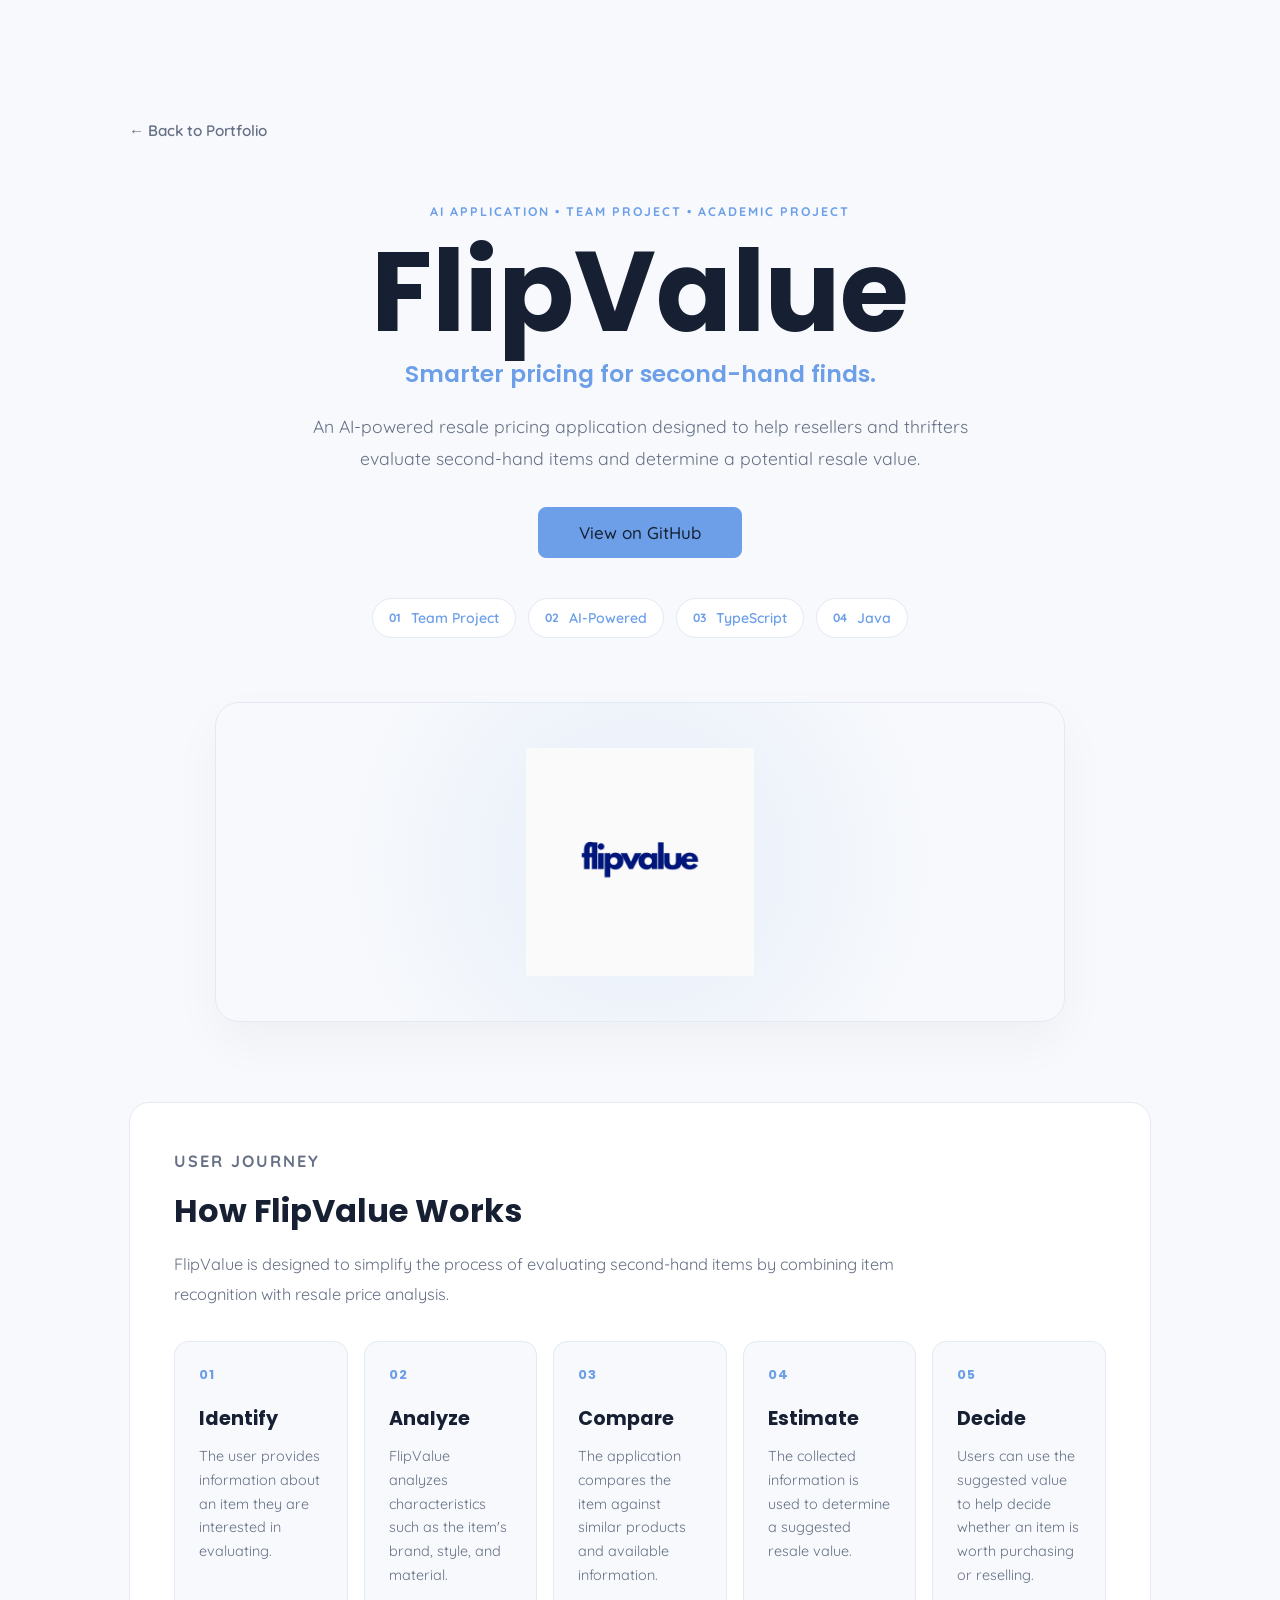
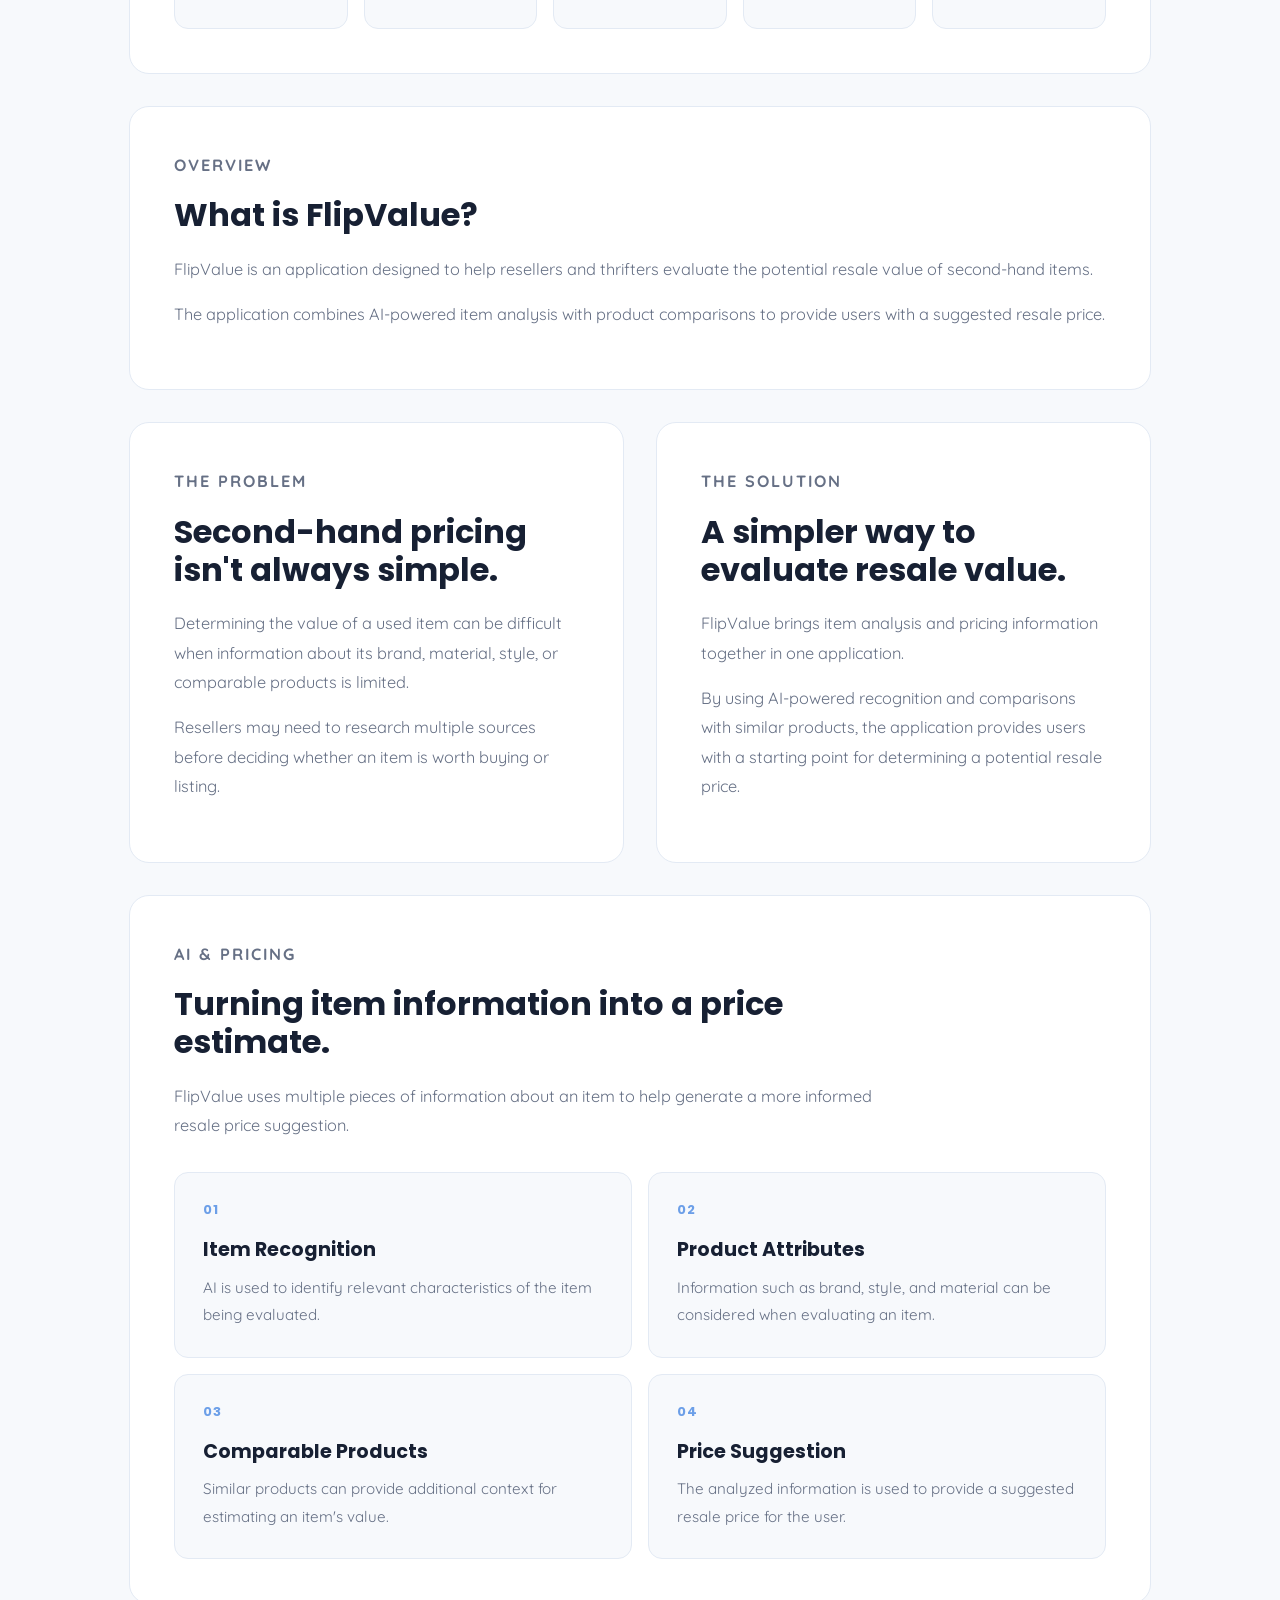
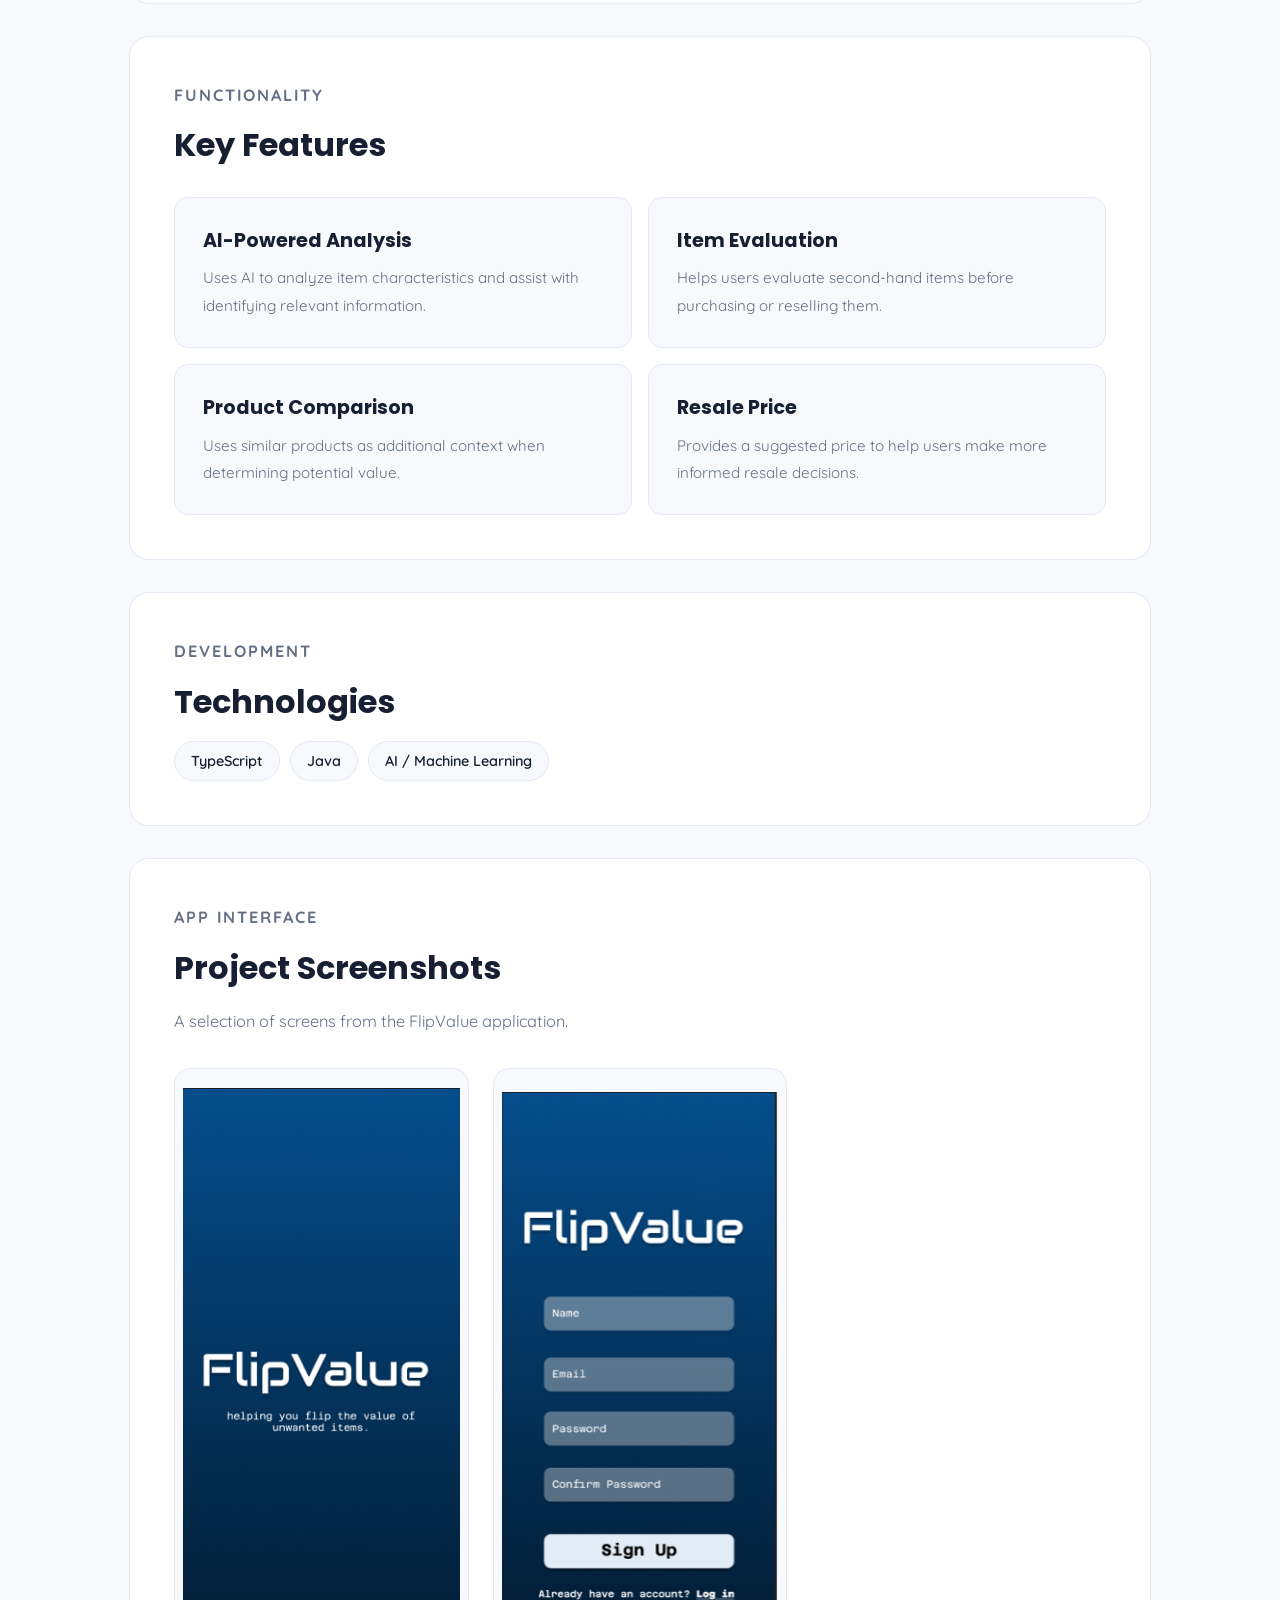
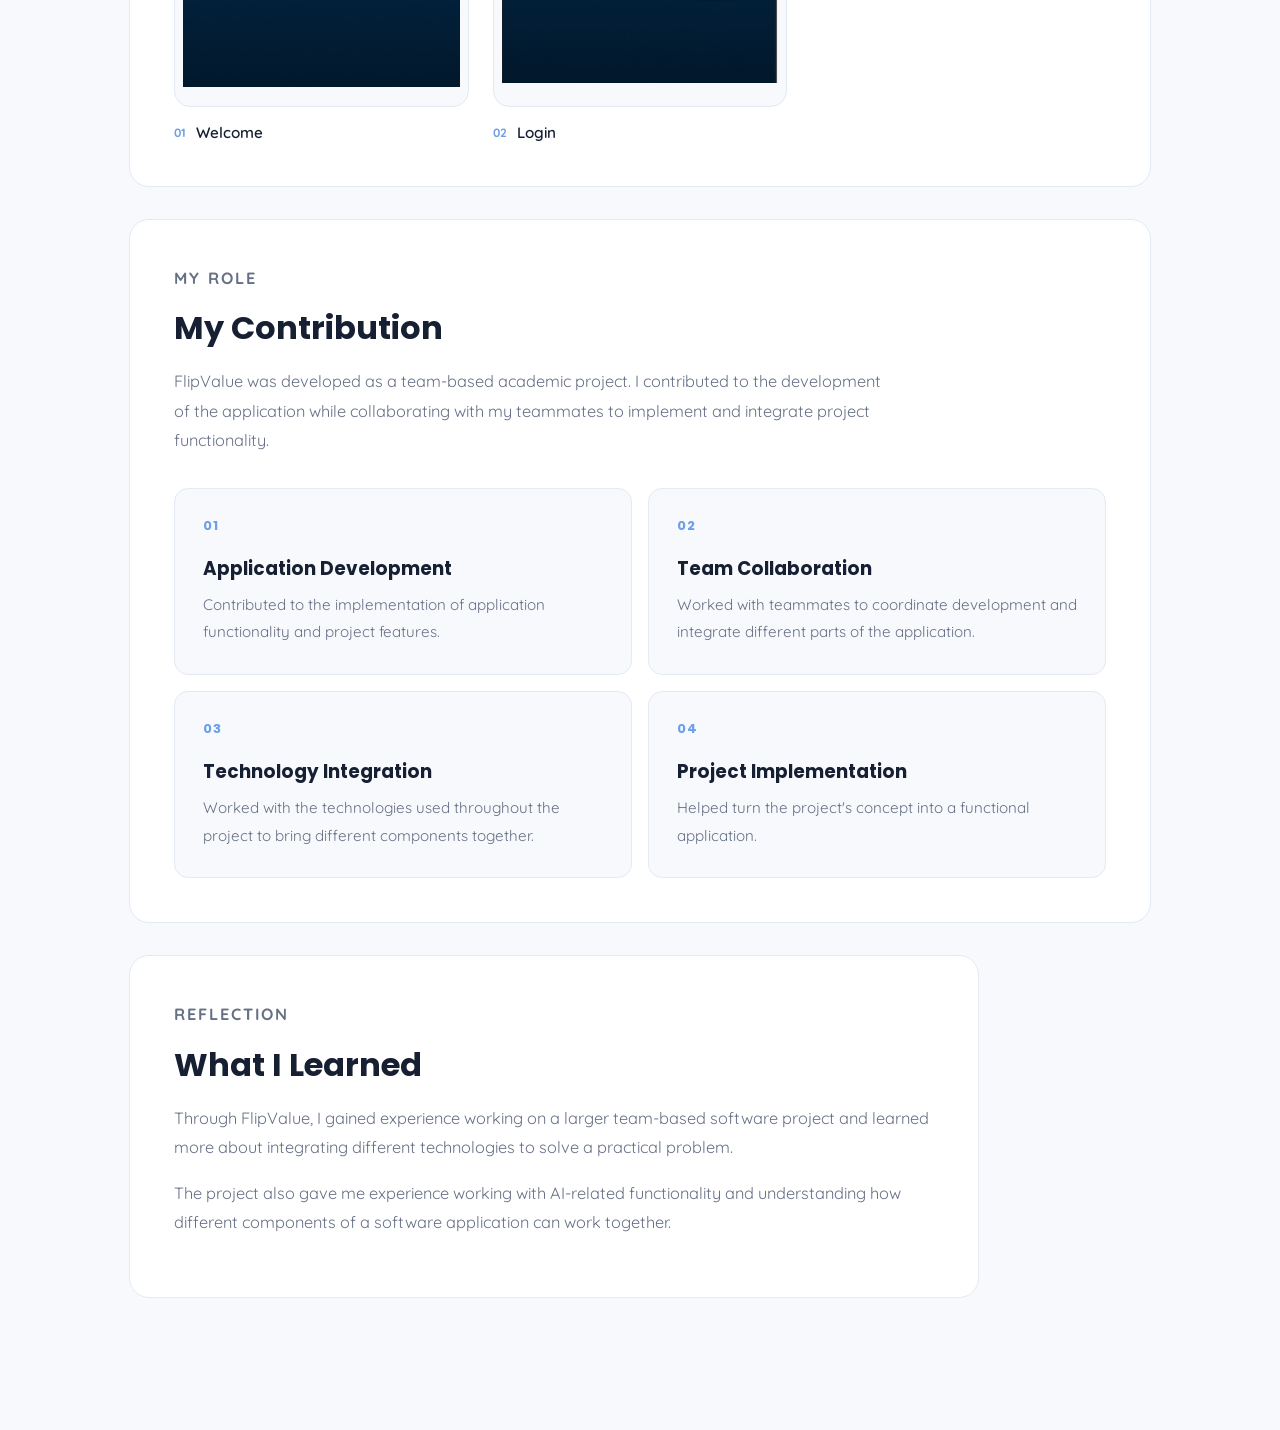
<file: projects/flipvalue.html>
<!DOCTYPE html>
<html lang="en">

<head>
    <meta charset="utf-8">
    <meta name="viewport" content="width=device-width, initial-scale=1">

    <title>FlipValue | Lyndsey's Portfolio</title>

    <link rel="stylesheet" href="../css/style.css">

    <link rel="preconnect" href="https://fonts.googleapis.com">
    <link rel="preconnect" href="https://fonts.gstatic.com" crossorigin>

    <link
        href="https://fonts.googleapis.com/css2?family=Poppins:wght@400;500;600;700&family=Quicksand:wght@400;500;600;700&display=swap"
        rel="stylesheet">
</head>

<body>

    <main class="project-detail">

        <a href="../index.html" class="back-button">
            ← Back to Portfolio
        </a>

        <header class="project-header">

            <p class="project-category">
                AI APPLICATION • TEAM PROJECT • ACADEMIC PROJECT
            </p>

            <h1>FlipValue</h1>

            <p class="project-tagline">
                Smarter pricing for second-hand finds.
            </p>

            <p class="project-subtitle">
                An AI-powered resale pricing application designed to
                help resellers and thrifters evaluate second-hand
                items and determine a potential resale value.
            </p>

            <a href="https://github.com/lynrasco/PRJ566NBB_2261_Group05"
       class="btn"
       target="_blank"
       rel="noopener noreferrer">
        View on GitHub
    </a>

        </header>

        <div class="project-meta">

            <div>
                <strong>01</strong>
                <span>Team Project</span>
            </div>

            <div>
                <strong>02</strong>
                <span>AI-Powered</span>
            </div>

            <div>
                <strong>03</strong>
                <span>TypeScript</span>
            </div>

            <div>
                <strong>04</strong>
                <span>Java</span>
            </div>

        </div>

        <div class="project-visual">

            <img
                src="../img/flipvalue-logo.png"
                alt="FlipValue application logo"
                class="project-image"
            >

        </div>

        <section class="project-section workflow-section">

            <div class="section-intro">

                <p class="section-label">
                    USER JOURNEY
                </p>

                <h2>How FlipValue Works</h2>

                <p>
                    FlipValue is designed to simplify the process of
                    evaluating second-hand items by combining item
                    recognition with resale price analysis.
                </p>

            </div>


            <div class="workflow">

                <div class="workflow-step">

                    <span class="workflow-number">01</span>

                    <h3>Identify</h3>

                    <p>
                        The user provides information about an item
                        they are interested in evaluating.
                    </p>

                </div>


                <div class="workflow-step">

                    <span class="workflow-number">02</span>

                    <h3>Analyze</h3>

                    <p>
                        FlipValue analyzes characteristics such as
                        the item's brand, style, and material.
                    </p>

                </div>


                <div class="workflow-step">

                    <span class="workflow-number">03</span>

                    <h3>Compare</h3>

                    <p>
                        The application compares the item against
                        similar products and available information.
                    </p>

                </div>


                <div class="workflow-step">

                    <span class="workflow-number">04</span>

                    <h3>Estimate</h3>

                    <p>
                        The collected information is used to
                        determine a suggested resale value.
                    </p>

                </div>


                <div class="workflow-step">

                    <span class="workflow-number">05</span>

                    <h3>Decide</h3>

                    <p>
                        Users can use the suggested value to help
                        decide whether an item is worth purchasing
                        or reselling.
                    </p>

                </div>

            </div>

        </section>

        <div class="project-info">

            <section class="project-section">

                <p class="section-label">
                    OVERVIEW
                </p>

                <h2>What is FlipValue?</h2>

                <p>
                    FlipValue is an application designed to help
                    resellers and thrifters evaluate the potential
                    resale value of second-hand items.
                </p>

                <p>
                    The application combines AI-powered item analysis
                    with product comparisons to provide users with
                    a suggested resale price.
                </p>

            </section>


            <section class="project-section">

                <p class="section-label">
                    THE PROBLEM
                </p>

                <h2>Second-hand pricing isn't always simple.</h2>

                <p>
                    Determining the value of a used item can be
                    difficult when information about its brand,
                    material, style, or comparable products is
                    limited.
                </p>

                <p>
                    Resellers may need to research multiple sources
                    before deciding whether an item is worth buying
                    or listing.
                </p>

            </section>


            <section class="project-section">

                <p class="section-label">
                    THE SOLUTION
                </p>

                <h2>A simpler way to evaluate resale value.</h2>

                <p>
                    FlipValue brings item analysis and pricing
                    information together in one application.
                </p>

                <p>
                    By using AI-powered recognition and comparisons
                    with similar products, the application provides
                    users with a starting point for determining a
                    potential resale price.
                </p>

            </section>

        </div>

        <section class="project-section">

            <div class="section-intro">

                <p class="section-label">
                    AI & PRICING
                </p>

                <h2>Turning item information into a price estimate.</h2>

                <p>
                    FlipValue uses multiple pieces of information
                    about an item to help generate a more informed
                    resale price suggestion.
                </p>

            </div>


            <div class="feature-grid">

                <article class="feature-card">

                    <span class="feature-number">
                        01
                    </span>

                    <h3>Item Recognition</h3>

                    <p>
                        AI is used to identify relevant characteristics
                        of the item being evaluated.
                    </p>

                </article>


                <article class="feature-card">

                    <span class="feature-number">
                        02
                    </span>

                    <h3>Product Attributes</h3>

                    <p>
                        Information such as brand, style, and material
                        can be considered when evaluating an item.
                    </p>

                </article>


                <article class="feature-card">

                    <span class="feature-number">
                        03
                    </span>

                    <h3>Comparable Products</h3>

                    <p>
                        Similar products can provide additional
                        context for estimating an item's value.
                    </p>

                </article>


                <article class="feature-card">

                    <span class="feature-number">
                        04
                    </span>

                    <h3>Price Suggestion</h3>

                    <p>
                        The analyzed information is used to provide
                        a suggested resale price for the user.
                    </p>

                </article>

            </div>

        </section>

        <section class="project-section">

            <div class="section-intro">

                <p class="section-label">
                    FUNCTIONALITY
                </p>

                <h2>Key Features</h2>

            </div>


            <div class="feature-grid">

                <article class="feature-card">

                    <h3>AI-Powered Analysis</h3>

                    <p>
                        Uses AI to analyze item characteristics and
                        assist with identifying relevant information.
                    </p>

                </article>


                <article class="feature-card">

                    <h3>Item Evaluation</h3>

                    <p>
                        Helps users evaluate second-hand items before
                        purchasing or reselling them.
                    </p>

                </article>


                <article class="feature-card">

                    <h3>Product Comparison</h3>

                    <p>
                        Uses similar products as additional context
                        when determining potential value.
                    </p>

                </article>


                <article class="feature-card">

                    <h3>Resale Price</h3>

                    <p>
                        Provides a suggested price to help users make
                        more informed resale decisions.
                    </p>

                </article>

            </div>

        </section>


        <section class="project-section technologies-section">

            <p class="section-label">
                DEVELOPMENT
            </p>

            <h2>Technologies</h2>

            <div class="technology-list">

                <span>TypeScript</span>
                <span>Java</span>
                <span>AI / Machine Learning</span>

            </div>

        </section>

        <section class="project-section screenshots-section">

            <div class="section-intro">

                <p class="section-label">
                    APP INTERFACE
                </p>

                <h2>Project Screenshots</h2>

                <p>
                    A selection of screens from the FlipValue
                    application.
                </p>

            </div>


            <div class="screenshots">

                <figure:>
                    <img
                        src="../img/flipvalue-welcome.png"
                        alt="FlipValue welcome screen"
                    >
                    <figcaption>
                        <strong>01</strong>
                        Welcome
                    </figcaption>
                </figure:>

                <figure:>
                    <img
                       src="../img/flipvalue-login.png"
                       alt="FlipValue login screen"
                    >
                    <figcaption>
                        <strong>02</strong>
                        Login
                    </figcaption>
                </figure:>

            </div>

        </section>

        <section class="project-section contribution-section">

            <div class="section-intro">

                <p class="section-label">
                    MY ROLE
                </p>

                <h2>My Contribution</h2>

                <p>
                    FlipValue was developed as a team-based academic
                    project. I contributed to the development of the
                    application while collaborating with my teammates
                    to implement and integrate project functionality.
                </p>

            </div>


            <div class="contribution-grid">

                <article class="contribution-item">

                    <span>01</span>

                    <h3>Application Development</h3>

                    <p>
                        Contributed to the implementation of application
                        functionality and project features.
                    </p>

                </article>


                <article class="contribution-item">

                    <span>02</span>

                    <h3>Team Collaboration</h3>

                    <p>
                        Worked with teammates to coordinate development
                        and integrate different parts of the application.
                    </p>

                </article>


                <article class="contribution-item">

                    <span>03</span>

                    <h3>Technology Integration</h3>

                    <p>
                        Worked with the technologies used throughout
                        the project to bring different components together.
                    </p>

                </article>


                <article class="contribution-item">

                    <span>04</span>

                    <h3>Project Implementation</h3>

                    <p>
                        Helped turn the project's concept into a
                        functional application.
                    </p>

                </article>

            </div>

        </section>


        <section class="project-section learning-section">

            <p class="section-label">
                REFLECTION
            </p>

            <h2>What I Learned</h2>

            <p>
                Through FlipValue, I gained experience working on
                a larger team-based software project and learned
                more about integrating different technologies to
                solve a practical problem.
            </p>

            <p>
                The project also gave me experience working with
                AI-related functionality and understanding how
                different components of a software application
                can work together.
            </p>

        </section>


    </main>

</body>

</html>
</file>
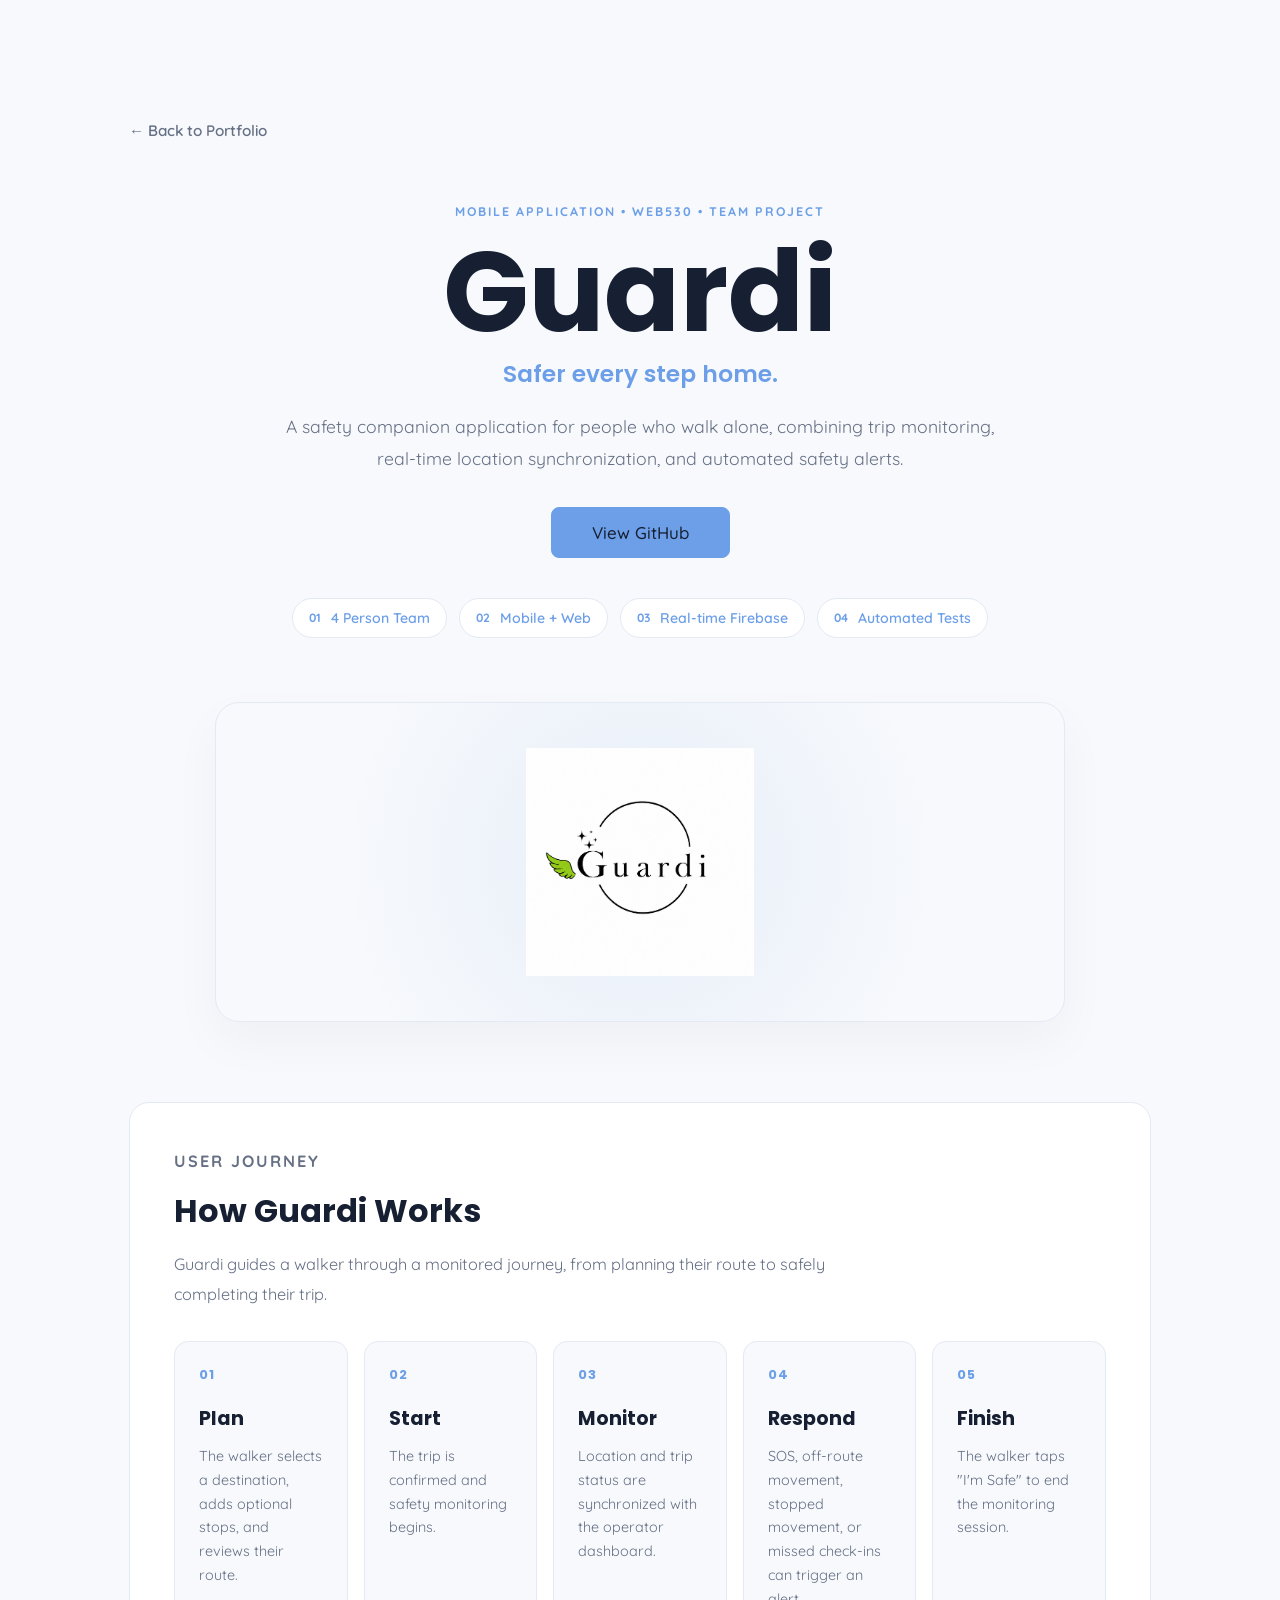
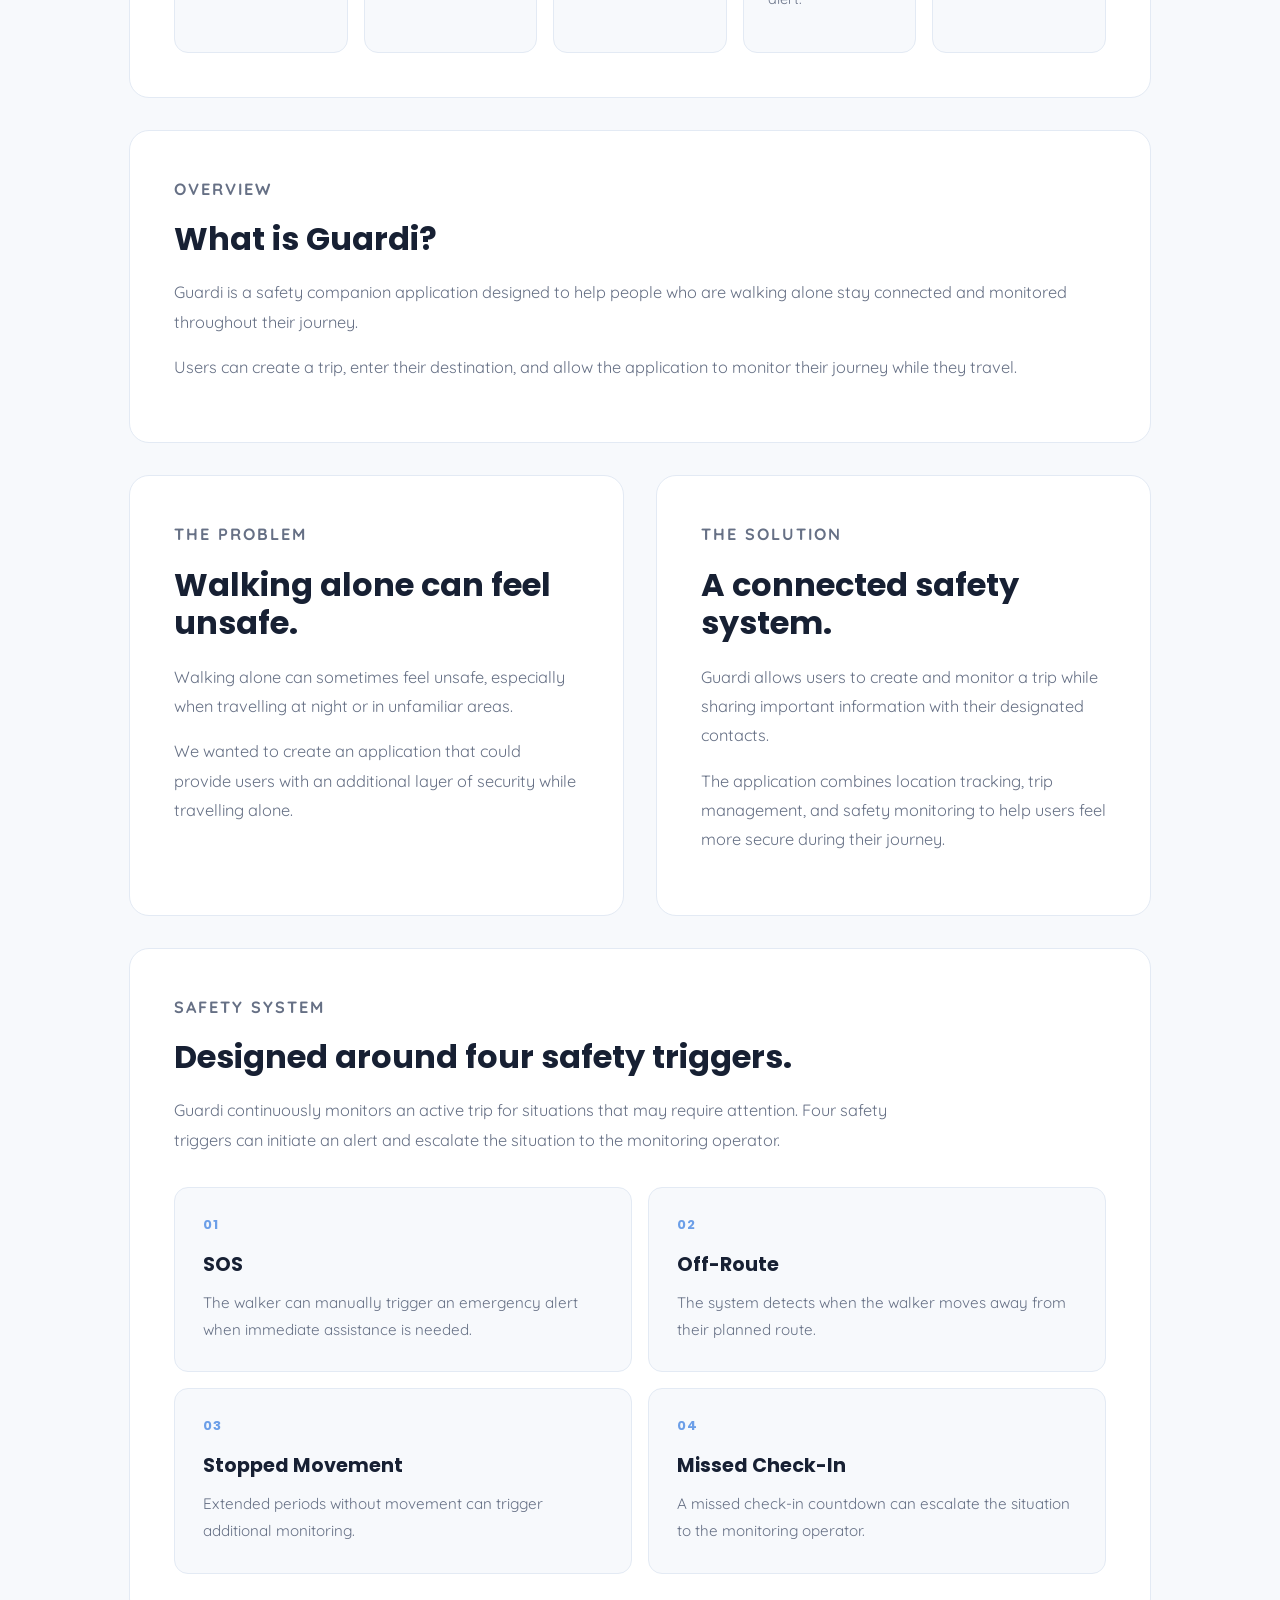
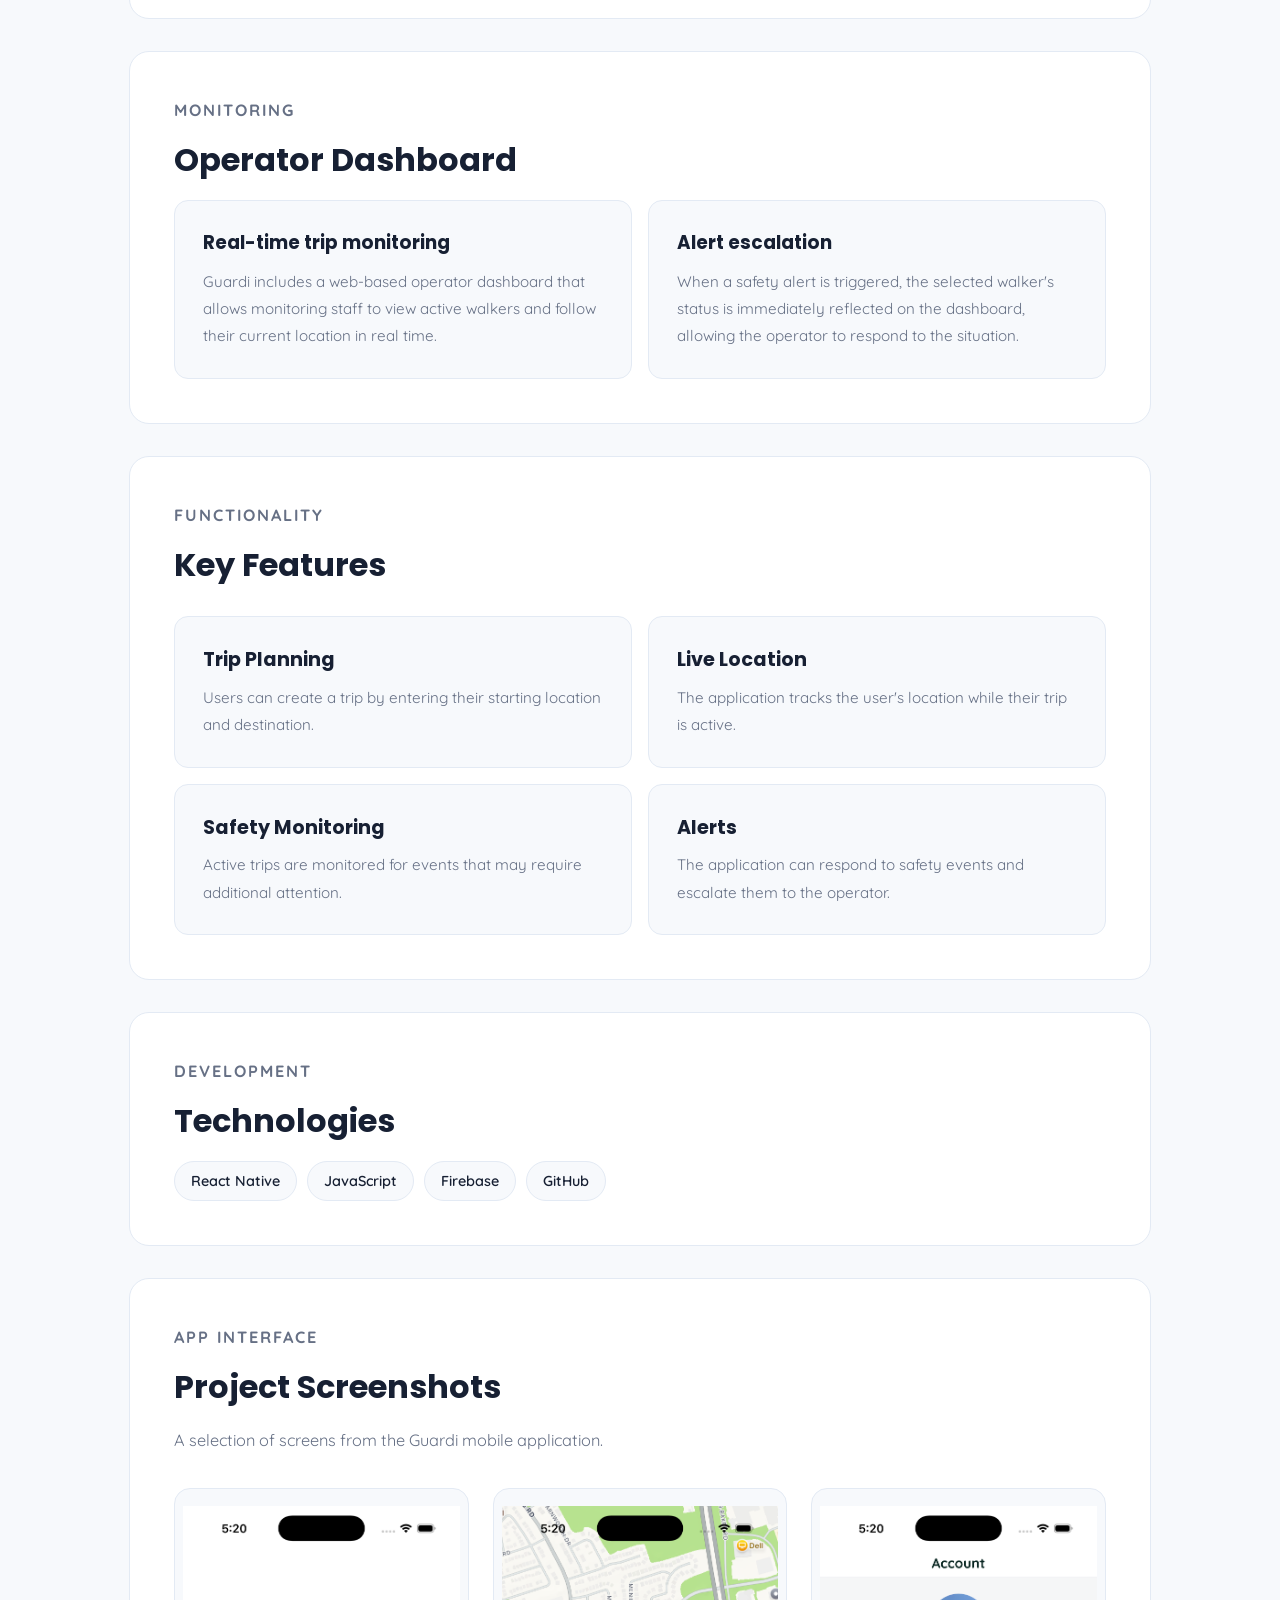
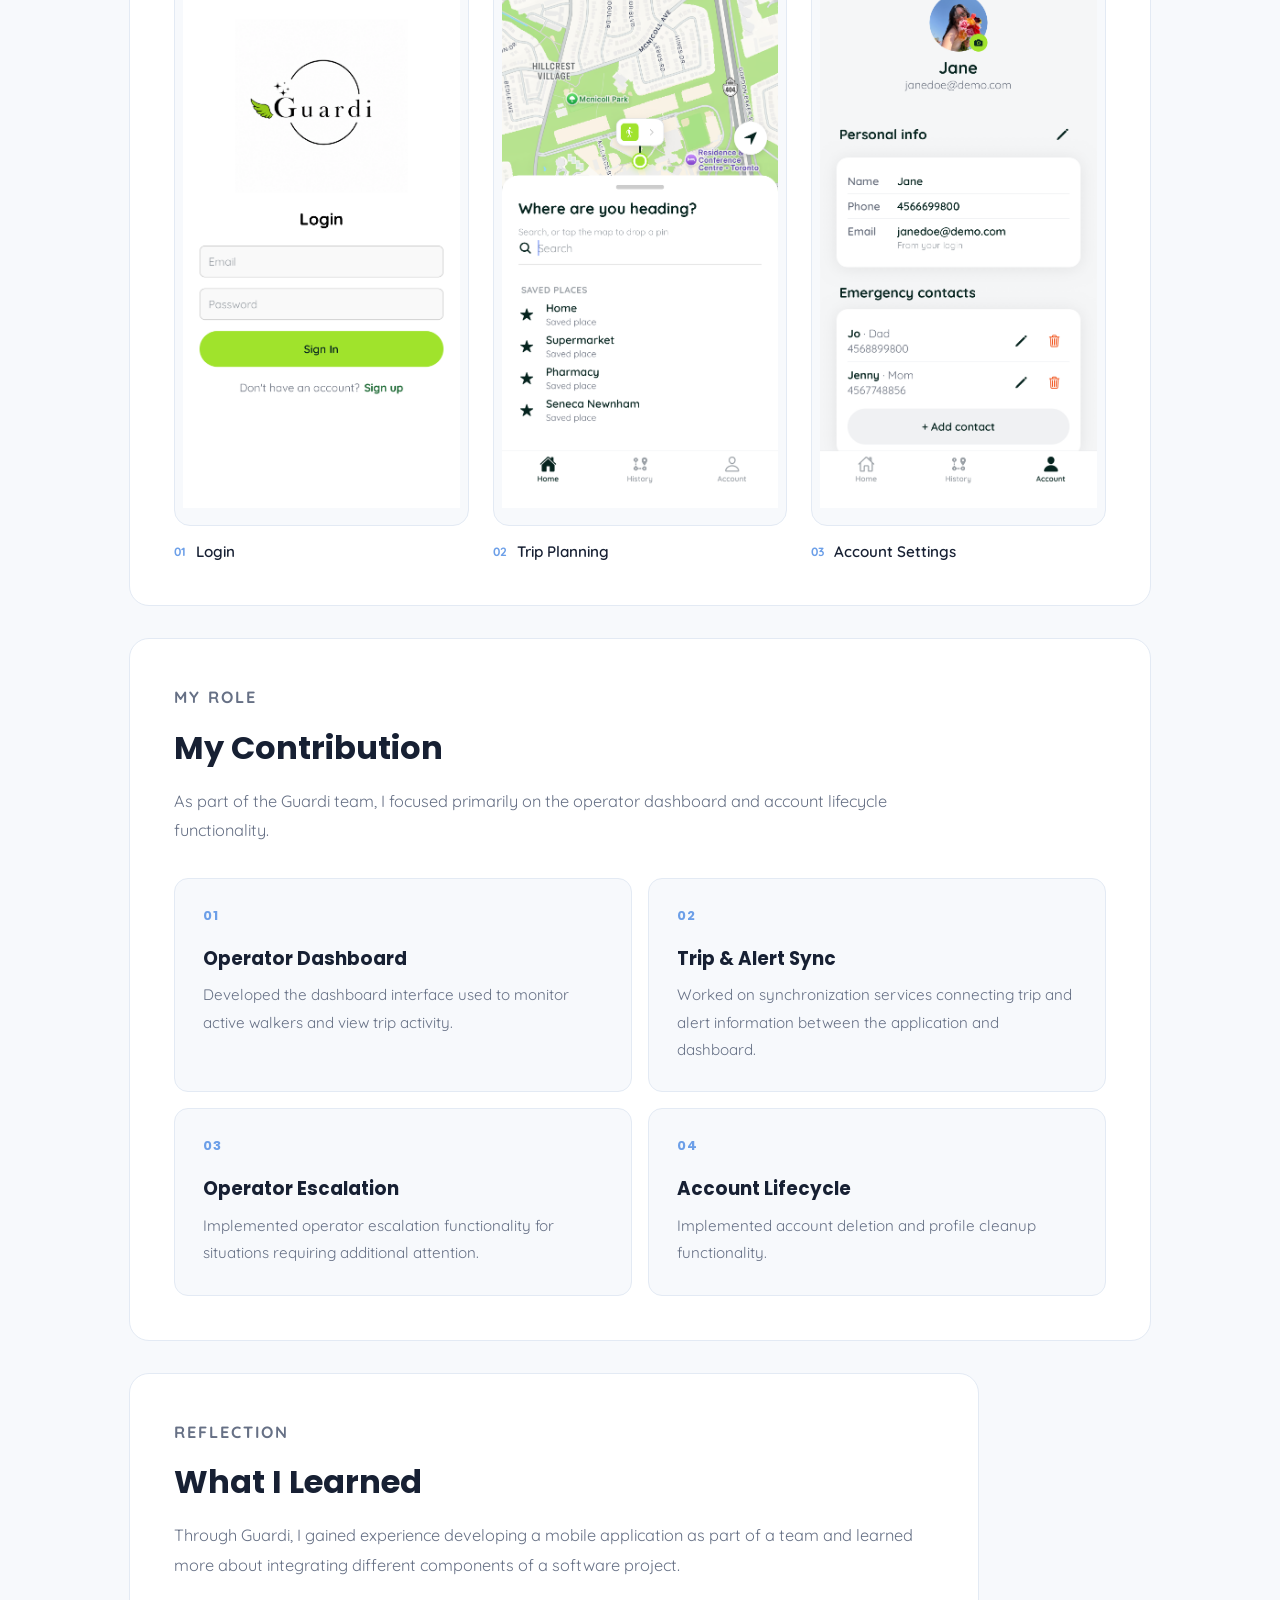
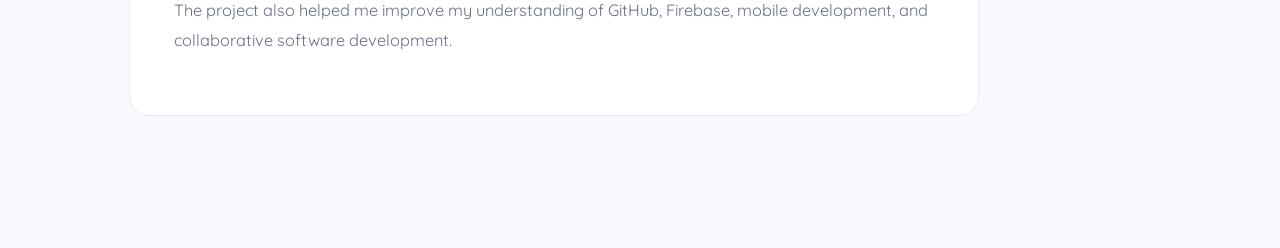
<file: projects/guardi-app.html>
<!DOCTYPE html>
<html lang="en">

<head>
    <meta charset="utf-8">
    <meta name="viewport" content="width=device-width, initial-scale=1">

    <title>Guardi App | Lyndsey's Portfolio</title>

    <link rel="stylesheet" href="../css/style.css">

    <link rel="preconnect" href="https://fonts.googleapis.com">
    <link rel="preconnect" href="https://fonts.gstatic.com" crossorigin>

    <link
        href="https://fonts.googleapis.com/css2?family=Poppins:wght@400;500;600;700&family=Quicksand:wght@400;500;600;700&display=swap"
        rel="stylesheet">
</head>

<body>

    <main class="project-detail">


        <a href="../index.html" class="back-button">
            ← Back to Portfolio
        </a>



        <header class="project-header">

            <p class="project-category">
                MOBILE APPLICATION • WEB530 • TEAM PROJECT
            </p>

            <h1>Guardi</h1>

            <p class="project-tagline">
                Safer every step home.
            </p>

            <p class="project-subtitle">
                A safety companion application for people who walk alone,
                combining trip monitoring, real-time location synchronization,
                and automated safety alerts.
            </p>

            <div class="project-buttons">

                <a
                    href="https://github.com/lynrasco/guardi-seneca"
                    class="btn"
                    target="_blank"
                    rel="noopener noreferrer"
                >
                    View GitHub
                </a>

            </div>

        </header>



        <div class="project-meta">
            <div>
                <strong>01</strong>
                <span>4 Person Team</span>
            </div>

            <div>
                <strong>02</strong>
                <span>Mobile + Web</span>
            </div>

            <div>
                <strong>03</strong>
                <span>Real-time Firebase</span>
            </div>

            <div>
                <strong>04</strong>
                <span>Automated Tests</span>
            </div>

        </div>


        <div class="project-visual">

            <img
                src="../img/guardi_logo.png"
                alt="Guardi application logo"
                class="project-image"
            >

        </div>

        <section class="project-section workflow-section">

            <div class="section-intro">

                <p class="section-label">
                    USER JOURNEY
                </p>

                <h2>How Guardi Works</h2>

                <p>
                    Guardi guides a walker through a monitored journey,
                    from planning their route to safely completing their trip.
                </p>

            </div>


            <div class="workflow">
                <div class="workflow-step">
                    <span class="workflow-number">01</span>
                    <h3>Plan</h3>
                    <p>
                        The walker selects a destination, adds optional
                        stops, and reviews their route.
                    </p>
                </div>


                <div class="workflow-step">
                    <span class="workflow-number">02</span>
                    <h3>Start</h3>
                    <p>
                        The trip is confirmed and safety monitoring begins.
                    </p>
                </div>


                <div class="workflow-step">

                    <span class="workflow-number">03</span>

                    <h3>Monitor</h3>

                    <p>
                        Location and trip status are synchronized with
                        the operator dashboard.
                    </p>

                </div>


                <div class="workflow-step">

                    <span class="workflow-number">04</span>

                    <h3>Respond</h3>

                    <p>
                        SOS, off-route movement, stopped movement, or
                        missed check-ins can trigger an alert.
                    </p>

                </div>


                <div class="workflow-step">

                    <span class="workflow-number">05</span>

                    <h3>Finish</h3>

                    <p>
                        The walker taps "I'm Safe" to end the monitoring
                        session.
                    </p>

                </div>

            </div>

        </section>



        <div class="project-info">

            <section class="project-section">

                <p class="section-label">
                    OVERVIEW
                </p>

                <h2>What is Guardi?</h2>

                <p>
                    Guardi is a safety companion application designed
                    to help people who are walking alone stay connected
                    and monitored throughout their journey.
                </p>

                <p>
                    Users can create a trip, enter their destination,
                    and allow the application to monitor their journey
                    while they travel.
                </p>

            </section>


            <section class="project-section">

                <p class="section-label">
                    THE PROBLEM
                </p>

                <h2>Walking alone can feel unsafe.</h2>

                <p>
                    Walking alone can sometimes feel unsafe, especially
                    when travelling at night or in unfamiliar areas.
                </p>

                <p>
                    We wanted to create an application that could provide
                    users with an additional layer of security while
                    travelling alone.
                </p>

            </section>


            <section class="project-section">

                <p class="section-label">
                    THE SOLUTION
                </p>

                <h2>A connected safety system.</h2>

                <p>
                    Guardi allows users to create and monitor a trip
                    while sharing important information with their
                    designated contacts.
                </p>

                <p>
                    The application combines location tracking,
                    trip management, and safety monitoring to help
                    users feel more secure during their journey.
                </p>

            </section>

        </div>

        <section class="project-section safety-section">

            <div class="section-intro">

                <p class="section-label">
                    SAFETY SYSTEM
                </p>

                <h2>Designed around four safety triggers.</h2>

                <p>
                    Guardi continuously monitors an active trip for
                    situations that may require attention. Four safety
                    triggers can initiate an alert and escalate the
                    situation to the monitoring operator.
                </p>

            </div>


            <div class="feature-grid safety-grid">

                <article class="feature-card">

                    <span class="feature-number">
                        01
                    </span>

                    <h3>SOS</h3>

                    <p>
                        The walker can manually trigger an emergency
                        alert when immediate assistance is needed.
                    </p>

                </article>


                <article class="feature-card">

                    <span class="feature-number">
                        02
                    </span>

                    <h3>Off-Route</h3>

                    <p>
                        The system detects when the walker moves away
                        from their planned route.
                    </p>

                </article>


                <article class="feature-card">

                    <span class="feature-number">
                        03
                    </span>

                    <h3>Stopped Movement</h3>

                    <p>
                        Extended periods without movement can trigger
                        additional monitoring.
                    </p>

                </article>


                <article class="feature-card">

                    <span class="feature-number">
                        04
                    </span>

                    <h3>Missed Check-In</h3>

                    <p>
                        A missed check-in countdown can escalate the
                        situation to the monitoring operator.
                    </p>

                </article>

            </div>

        </section>

        <section class="project-section dashboard-section">

            <p class="section-label">
                MONITORING
            </p>

            <h2>Operator Dashboard</h2>

            <div class="dashboard-content">

                <div>
                    <h3>Real-time trip monitoring</h3>

                    <p>
                        Guardi includes a web-based operator dashboard
                        that allows monitoring staff to view active
                        walkers and follow their current location
                        in real time.
                    </p>
                </div>


                <div>
                    <h3>Alert escalation</h3>

                    <p>
                        When a safety alert is triggered, the selected
                        walker's status is immediately reflected on
                        the dashboard, allowing the operator to
                        respond to the situation.
                    </p>
                </div>

            </div>

        </section>


        <section class="project-section">

            <div class="section-intro">

                <p class="section-label">
                    FUNCTIONALITY
                </p>

                <h2>Key Features</h2>

            </div>


            <div class="feature-grid">

                <article class="feature-card">

                    <h3>Trip Planning</h3>

                    <p>
                        Users can create a trip by entering their
                        starting location and destination.
                    </p>

                </article>


                <article class="feature-card">

                    <h3>Live Location</h3>

                    <p>
                        The application tracks the user's location
                        while their trip is active.
                    </p>

                </article>


                <article class="feature-card">

                    <h3>Safety Monitoring</h3>

                    <p>
                        Active trips are monitored for events that
                        may require additional attention.
                    </p>

                </article>


                <article class="feature-card">

                    <h3>Alerts</h3>

                    <p>
                        The application can respond to safety events
                        and escalate them to the operator.
                    </p>

                </article>

            </div>

        </section>



        <section class="project-section technologies-section">

            <p class="section-label">
                DEVELOPMENT
            </p>

            <h2>Technologies</h2>

            <div class="technology-list">

                <span>React Native</span>
                <span>JavaScript</span>
                <span>Firebase</span>
                <span>GitHub</span>

            </div>

        </section>


        <section class="project-section screenshots-section">

            <div class="section-intro">

                <p class="section-label">
                    APP INTERFACE
                </p>

                <h2>Project Screenshots</h2>

                <p>
                    A selection of screens from the Guardi mobile
                    application.
                </p>

            </div>


            <div class="screenshots">

                <figure>

                    <img
                        src="../img/guardi-login.png"
                        alt="Guardi login screen"
                    >

                    <figcaption>
                        <strong>01</strong>
                        Login
                    </figcaption>

                </figure>


                <figure>

                    <img
                        src="../img/guardi-locationsearch.png"
                        alt="Guardi location search and trip planning screen"
                    >

                    <figcaption>
                        <strong>02</strong>
                        Trip Planning
                    </figcaption>

                </figure>


                <figure>

                    <img
                        src="../img/guardi-accountsettings.png"
                        alt="Guardi account settings screen"
                    >

                    <figcaption>
                        <strong>03</strong>
                        Account Settings
                    </figcaption>

                </figure>

            </div>

        </section>

        <section class="project-section contribution-section">

            <div class="section-intro">

                <p class="section-label">
                    MY ROLE
                </p>

                <h2>My Contribution</h2>

                <p>
                    As part of the Guardi team, I focused primarily on
                    the operator dashboard and account lifecycle
                    functionality.
                </p>

            </div>


            <div class="contribution-grid">

                <article class="contribution-item">

                    <span>01</span>

                    <h3>Operator Dashboard</h3>

                    <p>
                        Developed the dashboard interface used to
                        monitor active walkers and view trip activity.
                    </p>

                </article>


                <article class="contribution-item">

                    <span>02</span>

                    <h3>Trip & Alert Sync</h3>

                    <p>
                        Worked on synchronization services connecting
                        trip and alert information between the
                        application and dashboard.
                    </p>

                </article>


                <article class="contribution-item">

                    <span>03</span>

                    <h3>Operator Escalation</h3>

                    <p>
                        Implemented operator escalation functionality
                        for situations requiring additional attention.
                    </p>

                </article>


                <article class="contribution-item">

                    <span>04</span>

                    <h3>Account Lifecycle</h3>

                    <p>
                        Implemented account deletion and profile
                        cleanup functionality.
                    </p>

                </article>

            </div>

        </section>

        <section class="project-section learning-section">

            <p class="section-label">
                REFLECTION
            </p>

            <h2>What I Learned</h2>

            <p>
                Through Guardi, I gained experience developing a
                mobile application as part of a team and learned
                more about integrating different components of a
                software project.
            </p>

            <p>
                The project also helped me improve my understanding
                of GitHub, Firebase, mobile development, and
                collaborative software development.
            </p>

        </section>


    </main>

</body>
</html>
</file>
<file: css/style.css>
*{
    padding: 0;
    margin: 0;
    box-sizing: border-box;
    list-style: none;
    text-decoration: none;
    scroll-behavior: smooth;
}
:root {
    --bg-color: #F7F9FC;
    --card-color: #FFFFFF;
    --text-color: #172033;
    --second-color: #667085;

    --main-color: #6C9FE8;
    --main-hover: #4F83D1;

    --border-color: #E3EAF4;

    --heading-font: 'Poppins', sans-serif;
    --body-font: 'Quicksand', sans-serif;

    --h1-font: 5.2rem;
    --h2-font: 3.5rem;
    --p-font: 1.1rem;
}
.darkmode {
    --bg-color: #0D1117;
    --card-color: #151C26;
    --text-color: #F2F5F9;
    --second-color: #A7B0BF;

    --main-color: #79A9E8;
    --main-hover: #9BC3F5;

    --border-color: #263244;
}
body{
    font-family: var(--body-font);
    background: var(--bg-color);
    color: var(--text-color);
}
h1, h2, h3, h4, h5, h6,
.logo {
    font-family: var(--heading-font);
}

.site-header{
    position: fixed;
    right: 0;
    top: 0;
    width: 100%;
    z-index: 1000;
    display: flex;
    align-items: center;
    justify-content: space-between;
    background: transparent;
    padding: 22px 16%;
    border-bottom: 1px solid transparent;
    transition: all .40s ease;
}

.navbar{
    display: flex;
}
.navbar a{
    color: var(--text-color);
    font-family: var(--body-font);
    font-size: 0.95rem;
    font-weight: 600;
    padding: 10px 16px;
    margin: 0 2px;
    border-radius: 0.5rem;
    transition: all .3s ease;
}
.navbar a:hover{
    background: var(--main-color);
    color: var(--text-color);
}
#menu-icon{
    font-size: 36px;
    color: var(--text-color);
    z-index: 10001;
    cursor: pointer;
    display: none;
}

section{
    padding: 160px 16% 90px;
}
.home{
    height: 100vh;
    width: 100%;
    position: relative;
    /* background: url(../img/bg1.jpg); */
    background-size: cover;
    background-position: center;
    display: flex;
    align-items: center;
    justify-content: flex-start;
}
/* .home-text{
    margin-left: 60%;
} */
.home-text h1{
    margin: 15px 0;
    font-size: var(--h1-font);
    font-weight: bold;
    line-height: 1.1;
    letter-spacing: 2px;
}
span{
    color: var(--main-color);
}
.home-text h4{
    color: var(--main-color);
    font-size: 24px;
    font-weight: 600;
}
.home-text h3{
    font-family: var(--body-font);
    font-size: 22px;
    font-weight: 500;
    margin-bottom: 3rem;
    letter-spacing: 0.3px;
}
.btn{
    display: inline-block;
    padding: 14px 40px;
    border-radius: 0.5rem;
    font-size: 17px;
    font-weight: 500;
    background: var(--main-color);
    color: var(--text-color);
    border: 1px solid var(--main-color);
    transition: all .40s ease;
}
.btn:hover{
    transform: scale(1.01) translateY(-5px);
    background: transparent;
    border: 1px solid var(--main-color);
}

.site-header.sticky{
    padding: 10px 16%;
    background: var(--bg-color);
    border-bottom: 1px solid #0e1630;
}
.about{
    display: grid;
    grid-template-columns: repeat(2, 1fr);
    align-items: center;
    gap: 2rem;
}
.about-text h4{
    margin: 10px 0;
    color: var(--main-color);
    font-size: 20px;
    font-weight: 600;
}
.about-text h2{
    font-size: var(--h2-font);
}
.about-text p{
    color: var(--second-color);
    font-size: var(--p-font);
    line-height: 30px;
    margin-bottom: 2rem;
}

.about-gri{
    display: grid;
    grid-template-columns: repeat(auto-fit, minmax(250px, auto));
    align-items: center;
    gap: 1rem;
    margin-bottom: 3rem;
}
.about-in h5{
    font-size: 22px;
    font-weight: 600;
}
.about-img img{
    height: auto;
    width: 100%;
    max-width: 460px;
}

.seneca-logo {
    width: 180px;
    height: auto;
    object-fit: contain;
}

.main-text{
    text-align: center;
}
.main-text h2{
    font-size: var(--h2-font);
    margin-bottom: 10px;
}
.main-text h4{
    color: var(--main-color);
    font-size: 24px;
    font-weight: 600;
}
.services-content{
    display: grid;
    grid-template-columns: repeat(auto-fit, minmax(300px, auto));
    align-items: center;
    text-align: center;
    gap: 2rem;
    margin-top: 5rem;
}
.box {
    padding: 35px;
    background: var(--card-color);
    border: 1px solid var(--border-color);
    border-top: 4px solid transparent;
    border-radius: 16px;
    transition: all 0.3s ease;
    cursor: pointer;
}

.box h3 {
    color: var(--text-color);
    font-size: 24px;
    font-weight: 600;
    margin: 15px 0;
    transition: all 0.3s ease;
}

.box h4 {
    color: var(--main-color);
}

.box p {
    color: var(--second-color);
    font-size: var(--p-font);
    line-height: 30px;
}

.box:hover {
    transform: translateY(-5px);
    border-top-color: var(--main-color);
    box-shadow: 0 12px 30px rgba(108, 159, 232, 0.12);
}

.box:hover h3 {
    color: var(--main-color);
}

.portfolio-content{
    display: grid;
    grid-template-columns: repeat(auto-fit, minmax(350px, auto));
    align-items: center;
    gap: 2rem;
    margin-top: 5rem;
}
.row img{
    height: auto;
    width: 100%;
    border-radius: 0.5rem;
    margin-bottom: 1.5rem;
}
.row {
    padding: 25px;
    background: var(--card-color);
    border: 1px solid var(--border-color);
    border-radius: 16px;
    transition: all 0.3s ease;
}
.main-row{
    display: flex;
    align-items: center;
    justify-content: space-between;
    margin-bottom: 1rem;
}
.row h3 {
    color: var(--text-color);
    font-size: 25px;
    font-weight: 700;
}
.row h6 {
    color: var(--main-color);
    font-size: 16px;
    font-weight: 600;
    letter-spacing: 1px;
}
.row-icon i{
    font-size: 21px;
}
.row p {
    color: var(--second-color);
    font-size: 1rem;
    line-height: 1.6;
}
.row:hover{
    transform: scale(1.01) translateY(-5px);
    cursor: pointer;
}

.contact{
    display: grid;
    grid-template-columns: repeat(2, 1fr);
    align-items: center;
    gap: 3rem;
}
.contact-text h4{
    margin: 15px 0;
    color: var(--main-color);
    font-size: 20px;
    font-weight: 600;
}
.contact-text h2{
    font-size: var(--h2-font);
}
.contact-text p{
    color: var(--second-color);
    font-size: var(--p-font);
    line-height: 30px;
    margin-bottom: 2rem;
}
.contact-list{
    margin-bottom: 3rem;
}
.contact-list li{
    margin-bottom: 10px;
    display: block;
}
.contact-list li a{
    display: block;
    color: var(--second-color);
    font-size: var(--p-font);
    font-weight: 600;
    transition: all .40s ease;
}
.contact-list li a:hover{
    transform: scale(1.01) translateY(-5px);
    color: var(--main-color);
}
.contact-icons i{
    height: 40px;
    width: 40px;
    background: #62656f;
    border-radius: 0.5rem;
    color: var(--main-color);
    display: inline-flex;
    align-items: center;
    justify-content: center;
    font-size: 18px;
    margin-right: 10px;
    transition: all .40s ease;
}
.contact-icons i:hover{
    transform: scale(1.01) translateY(-5px);
    color: var(--text-color);
    background: var(--main-color);
}

.last-text p{
    text-align: center;
    padding: 15px;
    color: var(--second-color);
    font-size: 15px;
    font-weight: 600;
    letter-spacing: 1px;
}
.top{
    position: fixed;
    bottom: 2.1rem;
    right: 2.1rem;
}
.top i{
    color: var(--text-color);
    background: var(--main-color);
    font-size: 20px;
    padding: 10px;
    border-radius: 0.5rem;
}

@media (max-width: 1325px){
    .site-header{
        padding: 16px 3%;
    }
    .site-header.sticky{
        padding: 8px 3%;
    }
    section{
        padding: 130px 3% 60px;
    }
}

@media (max-width: 970px){
    :root{
        --h1-font: 4.2rem;
      --h2-font: 2.9rem;
      --p-font: 1rem;
    }
    section{
        padding: 70px 3% 60px;
    }
    .home{
        height: 85vh;
    }
    .about{
        grid-template-columns: 1fr;
    }
    .about-img{
        text-align: center;
    }
    .contact{
        grid-template-columns: 1fr;
    }
}

@media (max-width: 830px){
    #menu-icon{
        display: block;
    }
    .navbar{
        position: absolute;
        top: -600px;
        right: 0;
        left: 0;
        display: flex;
        flex-direction: column;
        background: #3a435d;
        text-align: left;
        transition: all .40s ease;
    }
    .navbar a{
        display: block;
        padding: 1rem;
        margin: 1rem;
    }
    .navbar.active{
        top: 100%;
    }
    :root{
        --h1-font: 3.7rem;
      --h2-font: 2.7rem;
    }
}

.back-video{
    position: absolute;
    right: 0;
    bottom: 0;
    z-index: -1;
}

@media (min-aspect-ratio: 16/10){
    .back-video{
        width: 110%;
        height: auto;
    }
}
@media (max-aspect-ratio: 16/10){
    .back-video{
        width: auto;
        height: 100%;
    }
}

.tech-skills h2{
    font-size: var(--h2-font);
    text-align: center;
}

.skills{
    box-sizing: border-box;
}

.diff-skills::after {
    content: "";
    display: table;
    clear: both;
}

.skill-item{
    float: left;
    width: 14.28%;
    height: 90%;
    padding: 8px;
} 

 @media (max-width:660px){
    .skill-item img{
        height:90%;
        width:90%;
    }
    .tech-skills h2{
        font-size: var(--h2-font);
    }
}

.inner {
    padding: 80px 0;
}

.Tech_header {
    text-align: center;
    color: var(--text-color);
    padding: 1rem;
    margin-bottom: 2rem;
}

.Tech_header h1 {
    font-size: var(--h2-font);
    margin-bottom: 10px;
}

.Tcontainer {
    display: grid;
    grid-template-columns: repeat(3, 1fr);
    gap: 1.5rem;
    max-width: 900px;
    margin: 0 auto;
    padding: 1rem;
}

.skill-box {
    padding: 2rem 1.5rem;
    background: rgba(124, 171, 229, 0.08);
    border: 1px solid rgba(124, 171, 229, 0.2);
    border-radius: 16px;
    text-align: center;
    transition: all 0.3s ease;
}

.skill-box:hover {
    transform: translateY(-8px);
    border-color: var(--main-color);
    box-shadow: 0 12px 30px rgba(124, 171, 229, 0.18);
}

.tech_img {
    width: 85px;
    height: 85px;
    margin: 0 auto 1rem;

    display: flex;
    justify-content: center;
    align-items: center;

    background: var(--bg-color);
    border: 1px solid rgba(124, 171, 229, 0.25);
    border-radius: 16px;

    transition: all 0.3s ease;
}

.skill-icon {
    width: 55px;
    height: 55px;
    object-fit: contain;

    transition: transform 0.3s ease;
}

.skill-box:hover .tech_img {
    transform: translateY(-3px);
    border-color: var(--main-color);
}

.skill-box:hover .skill-icon {
    transform: scale(1.12);
}

.skill-title h3 {
    color: var(--text-color);
    font-family: var(--heading-font);
    font-size: 1.1rem;
    font-weight: 600;
    margin-top: 0.5rem;
}

.theme-toggle{
    font-size: 26px;
    cursor: pointer;
    color: var(--text-color);
    margin-left: 15px;
    transition: all .3s ease;
}

.theme-toggle:hover{
    transform: scale(1.1);
}

@media screen and (max-width: 990px){
    .Tcontainer{
        grid-template-columns: repeat(2, 1fr);
        padding: 2rem 50px;
    }
}
    
@media screen and (max-width: 650px){
    .Tcontainer{
        grid-template-columns: 1fr;
    }
}

/* =========================================
   PROJECT PAGE
========================================= */

.project-detail {
    max-width: 1150px;
    margin: 0 auto;
    padding: 120px 5% 100px;
}


/* =========================================
   BACK BUTTON
========================================= */

.back-button {
    display: inline-flex;
    align-items: center;
    color: var(--second-color);
    font-size: 0.95rem;
    font-weight: 600;
    margin-bottom: 4rem;
    transition: color 0.3s ease;
}

.back-button:hover {
    color: var(--main-color);
}


/* =========================================
   HERO
========================================= */

.project-header {
    text-align: center;
    max-width: 850px;
    margin: 0 auto;
}

.project-category,
.section-label {
    color: var(--main-color);
    font-size: 0.78rem;
    font-weight: 700;
    letter-spacing: 2px;
}

.project-category {
    margin-bottom: 1.25rem;
}

.project-header h1 {
    font-size: clamp(4rem, 9vw, 7rem);
    line-height: 0.95;
    margin-bottom: 0.75rem;
}

.project-tagline {
    color: var(--main-color);
    font-family: var(--heading-font);
    font-size: 1.45rem;
    font-weight: 600;
    margin-bottom: 1.25rem;
}

.project-subtitle {
    max-width: 720px;
    margin: 0 auto 2rem;
    color: var(--second-color);
    font-size: 1.1rem;
    line-height: 1.8;
}

.project-buttons {
    margin-top: 2rem;
}


/* =========================================
   META
========================================= */

.project-meta {
    display: flex;
    justify-content: center;
    flex-wrap: wrap;
    gap: 12px;
    margin: 2.5rem 0 4rem;
}

.project-meta div {
    display: flex;
    align-items: center;
    gap: 10px;
    padding: 10px 16px;

    background: var(--card-color);
    border: 1px solid var(--border-color);
    border-radius: 50px;

    color: var(--second-color);
    font-size: 0.88rem;
    font-weight: 600;
}

.project-meta strong {
    color: var(--main-color);
    font-size: 0.75rem;
}


/* =========================================
   PROJECT IMAGE
========================================= */

.project-visual {
    margin-bottom: 5rem;
}

.project-image {
    display: block;
    width: 100%;
    max-width: 850px;
    height: 320px;
    object-fit: contain;

    margin: 0 auto;

    padding: 45px;

    background:
        radial-gradient(
            circle at center,
            rgba(108, 159, 232, 0.12),
            transparent 65%
        );

    border: 1px solid var(--border-color);
    border-radius: 24px;

    box-shadow: 0 20px 50px rgba(0, 0, 0, 0.04);
}


/* =========================================
   GENERAL PROJECT SECTIONS
========================================= */

.project-section {
    background: var(--card-color);
    border: 1px solid var(--border-color);
    border-radius: 20px;
    padding: 2.75rem;
    margin-bottom: 2rem;
}

.project-section h2 {
    font-size: 2rem;
    line-height: 1.2;
    margin: 0.4rem 0 1.25rem;
}

.project-section h3 {
    color: var(--text-color);
}

.project-section p {
    color: var(--second-color);
    font-size: 1.02rem;
    line-height: 1.8;
    margin-bottom: 1rem;
}

.section-intro {
    max-width: 720px;
    margin-bottom: 2rem;
}

.section-intro > p:last-child {
    margin-bottom: 0;
}


/* =========================================
   OVERVIEW / PROBLEM / SOLUTION
========================================= */

.project-info {
    display: grid;
    grid-template-columns: repeat(2, 1fr);
    gap: 2rem;
    margin-bottom: 2rem;
}

.project-info .project-section {
    margin-bottom: 0;
}

.project-info .project-section:first-child {
    grid-column: span 2;
}


/* =========================================
   WORKFLOW
========================================= */

.workflow {
    display: grid;
    grid-template-columns: repeat(5, 1fr);
    gap: 1rem;
}

.workflow-step {
    min-height: 230px;
    padding: 1.5rem;

    background: var(--bg-color);
    border: 1px solid var(--border-color);
    border-radius: 14px;
}

.workflow-number,
.feature-number,
.contribution-item > span {
    display: block;
    color: var(--main-color);
    font-family: var(--heading-font);
    font-size: 0.8rem;
    font-weight: 700;
    letter-spacing: 1px;
    margin-bottom: 1.25rem;
}

.workflow-step h3 {
    font-size: 1.2rem;
    margin-bottom: 0.75rem;
}

.workflow-step p {
    font-size: 0.9rem;
    line-height: 1.65;
}


/* =========================================
   FEATURE CARDS
========================================= */

.feature-grid {
    display: grid;
    grid-template-columns: repeat(2, 1fr);
    gap: 1rem;
}

.feature-card {
    padding: 1.75rem;

    background: var(--bg-color);
    border: 1px solid var(--border-color);
    border-radius: 14px;

    transition: transform 0.3s ease,
                border-color 0.3s ease;
}

.feature-card:hover {
    transform: translateY(-4px);
    border-color: var(--main-color);
}

.feature-card h3 {
    font-size: 1.2rem;
    margin-bottom: 0.6rem;
}

.feature-card p {
    font-size: 0.95rem;
    margin-bottom: 0;
}

.feature-number {
    margin-bottom: 1rem;
}


/* =========================================
   OPERATOR DASHBOARD
========================================= */

.dashboard-content {
    display: grid;
    grid-template-columns: repeat(2, 1fr);
    gap: 1rem;
}

.dashboard-content > div {
    padding: 1.75rem;

    background: var(--bg-color);
    border: 1px solid var(--border-color);
    border-radius: 14px;
}

.dashboard-content h3 {
    font-size: 1.15rem;
    margin-bottom: 0.75rem;
}

.dashboard-content p {
    margin-bottom: 0;
    font-size: 0.95rem;
}


/* =========================================
   TECHNOLOGIES
========================================= */

.technology-list {
    display: flex;
    flex-wrap: wrap;
    gap: 10px;
}

.technology-list span {
    display: inline-block;

    padding: 10px 16px;

    background: var(--bg-color);
    border: 1px solid var(--border-color);
    border-radius: 50px;

    color: var(--text-color);
    font-size: 0.9rem;
    font-weight: 600;

    transition: all 0.3s ease;
}

.technology-list span:hover {
    border-color: var(--main-color);
    transform: translateY(-3px);
}


/* =========================================
   SCREENSHOTS
========================================= */

.screenshots {
    display: grid;
    grid-template-columns: repeat(3, 1fr);
    gap: 1.5rem;
}

.screenshots figure {
    margin: 0;
}

.screenshots img {
    display: block;
    width: 100%;
    aspect-ratio: 9 / 19.5;
    object-fit: contain;

    padding: 8px;

    background: var(--bg-color);
    border: 1px solid var(--border-color);
    border-radius: 16px;

    transition: transform 0.3s ease,
                border-color 0.3s ease;
}

.screenshots figure:hover img {
    transform: translateY(-5px);
    border-color: var(--main-color);
}

.screenshots figcaption {
    display: flex;
    align-items: center;
    gap: 10px;

    padding: 1rem 0 0;

    color: var(--text-color);
    font-size: 0.95rem;
    font-weight: 600;
}

.screenshots figcaption strong {
    color: var(--main-color);
    font-size: 0.75rem;
}


/* =========================================
   CONTRIBUTION
========================================= */

.contribution-grid {
    display: grid;
    grid-template-columns: repeat(2, 1fr);
    gap: 1rem;
}

.contribution-item {
    padding: 1.75rem;

    background: var(--bg-color);
    border: 1px solid var(--border-color);
    border-radius: 14px;
}

.contribution-item h3 {
    font-size: 1.15rem;
    margin-bottom: 0.6rem;
}

.contribution-item p {
    font-size: 0.95rem;
    margin-bottom: 0;
}


.learning-section {
    max-width: 850px;
}


.project-end {
    text-align: center;
    padding: 5rem 2rem;
    margin-top: 3rem;

    border-top: 1px solid var(--border-color);
}

.project-end h2 {
    font-size: 2.5rem;
    margin: 0.5rem 0 1rem;
}

.project-end p:not(.section-label) {
    color: var(--second-color);
    line-height: 1.7;
    margin-bottom: 1.75rem;
}


/* =========================================
   RESPONSIVE
========================================= */

@media (max-width: 950px) {

    .workflow {
        grid-template-columns: repeat(2, 1fr);
    }

    .project-info {
        grid-template-columns: 1fr;
    }

    .project-info .project-section:first-child {
        grid-column: span 1;
    }

    .dashboard-content {
        grid-template-columns: 1fr;
    }

}


@media (max-width: 750px) {

    .project-detail {
        padding: 100px 5% 70px;
    }

    .project-section {
        padding: 2rem;
    }

    .feature-grid,
    .contribution-grid {
        grid-template-columns: 1fr;
    }

    .screenshots {
        grid-template-columns: 1fr 1fr;
    }

}


@media (max-width: 550px) {

    .project-header h1 {
        font-size: 3.5rem;
    }

    .project-tagline {
        font-size: 1.2rem;
    }

    .project-subtitle {
        font-size: 1rem;
    }

    .project-meta {
        flex-direction: column;
        align-items: stretch;
    }

    .project-meta div {
        justify-content: center;
    }

    .workflow {
        grid-template-columns: 1fr;
    }

    .screenshots {
        grid-template-columns: 1fr;
        max-width: 300px;
        margin: 0 auto;
    }

    .project-image {
        height: 250px;
        padding: 30px;
    }

    .project-end h2 {
        font-size: 2rem;
    }

}
</file>
